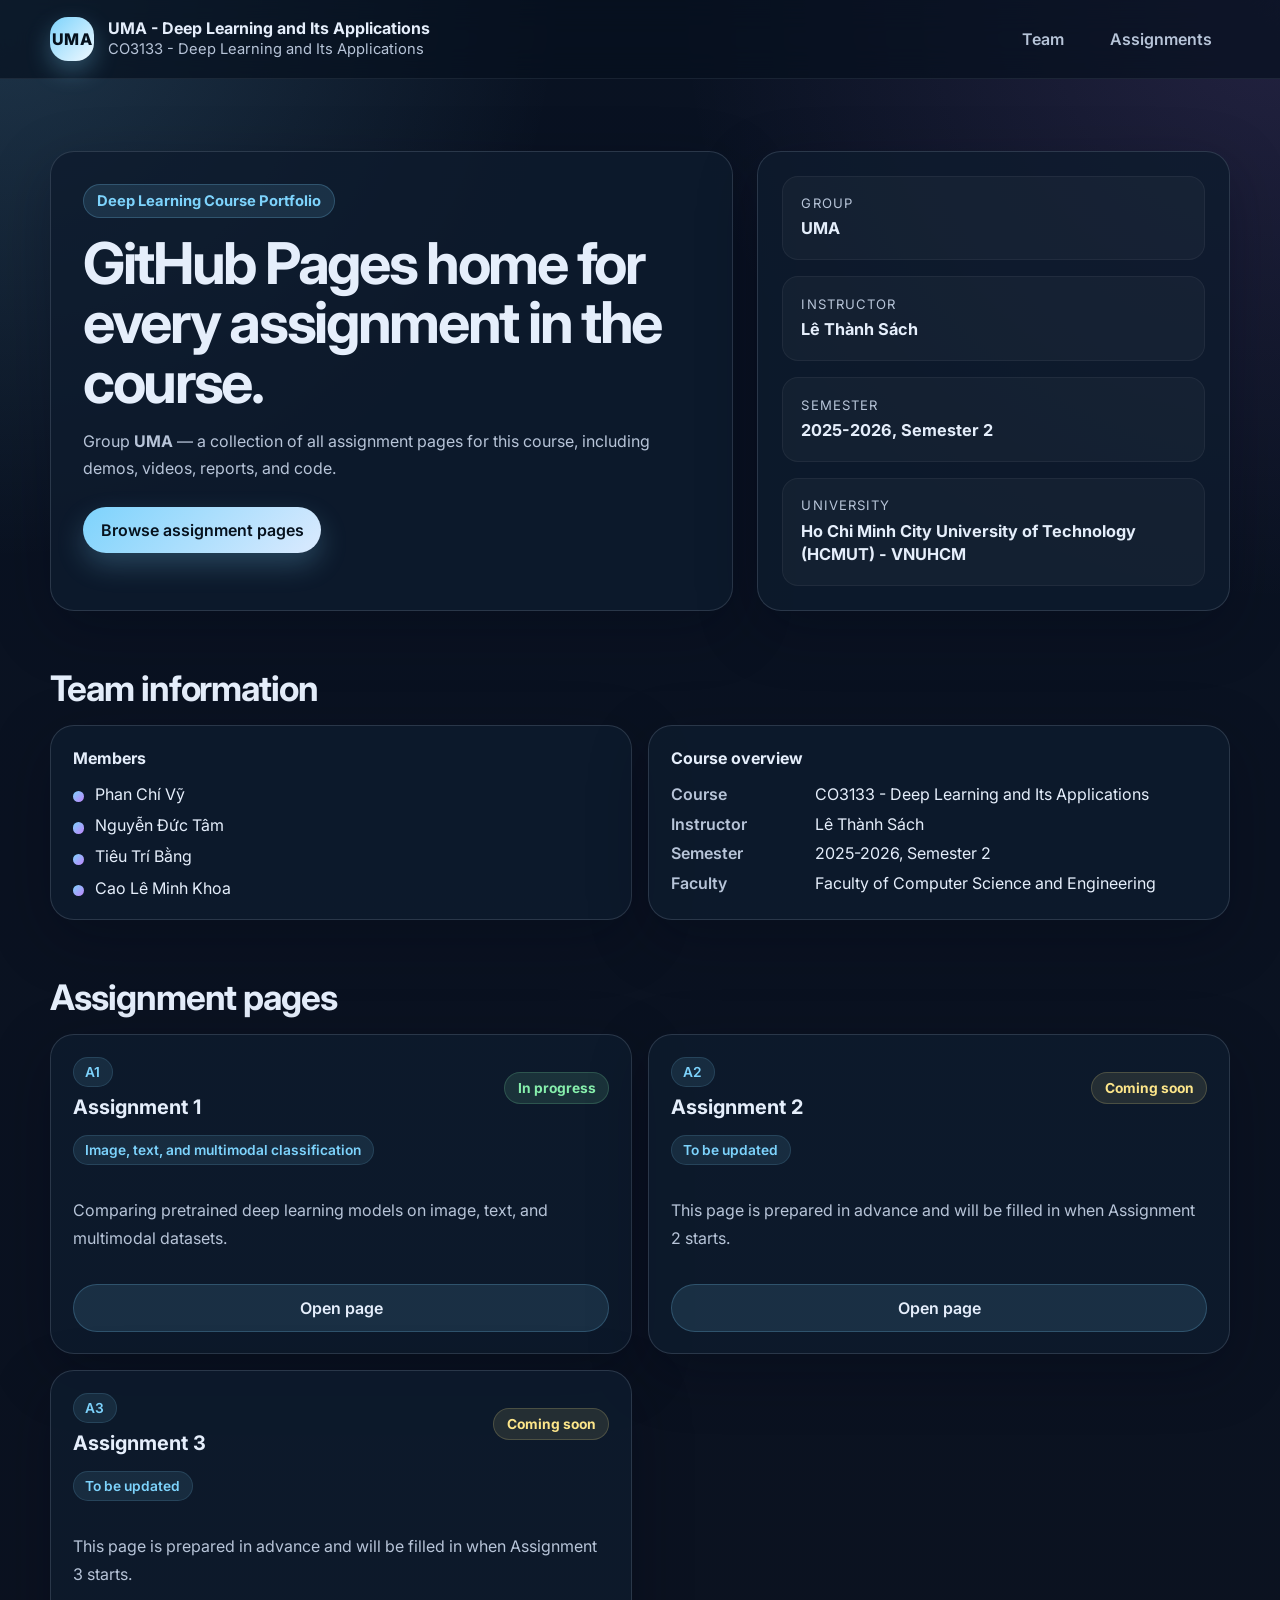
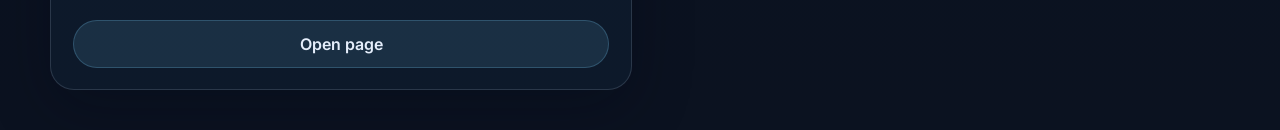
<file: docs/index.html>
<!DOCTYPE html>
<html lang="en">
<head>
  <meta charset="UTF-8" />
  <meta name="viewport" content="width=device-width, initial-scale=1.0" />
  <title>UMA - Deep Learning and Its Applications</title>
  <meta name="description" content="GitHub Pages landing page for UMA - Deep Learning and Its Applications." />
  <link rel="preconnect" href="https://fonts.googleapis.com">
  <link rel="preconnect" href="https://fonts.gstatic.com" crossorigin>
  <link href="https://fonts.googleapis.com/css2?family=Inter:wght@400;500;600;700;800&display=swap" rel="stylesheet">
  <link rel="stylesheet" href="./assets/style.css" />
</head>
<body onload="renderHome()">
  <header class="topbar">
    <div class="container topbar-inner">
      <a class="brand" href="./index.html">
        <div class="brand-badge">UMA</div>
        <div class="brand-meta">
          <h1 data-site-title>UMA - Deep Learning Assignments</h1>
          <p data-course-title>CO3133 - Deep Learning and Its Applications</p>
        </div>
      </a>
      <nav class="nav-links">
        <a class="nav-link" href="#team">Team</a>
        <a class="nav-link" href="#assignments">Assignments</a>
      </nav>
    </div>
  </header>

  <main>
    <section class="hero">
      <div class="container hero-grid">
        <div class="panel hero-copy">
          <div class="overline">Deep Learning Course Portfolio</div>
          <h2>GitHub Pages home for every assignment in the course.</h2>
          <p>
            Group <strong data-group-name>UMA</strong> — a collection of all assignment pages for this course, including demos, videos, reports, and code.
          </p>
          <div class="hero-actions">
            <a class="button" href="#assignments">Browse assignment pages</a>
          </div>
        </div>

        <aside class="panel hero-side">
          <div class="info-card">
            <div class="info-label">Group</div>
            <div class="info-value" data-group-name>UMA</div>
          </div>
          <div class="info-card">
            <div class="info-label">Instructor</div>
            <div class="info-value" data-instructor>Lê Thành Sách</div>
          </div>
          <div class="info-card">
            <div class="info-label">Semester</div>
            <div class="info-value" data-semester>2025-2026, Semester 2</div>
          </div>
          <div class="info-card">
            <div class="info-label">University</div>
            <div class="info-value" data-university>Ho Chi Minh City University of Technology (HCMUT) - VNUHCM</div>
          </div>
        </aside>
      </div>
    </section>

    <section class="section" id="team">
      <div class="container">
        <div class="section-head">
          <div>
            <h3>Team information</h3>
          </div>
        </div>

        <div class="grid-2" style="margin-top: 1rem;">
          <article class="card">
            <h4 style="margin: 0;">Members</h4>
            <ul class="member-list" id="member-list"></ul>
          </article>
          <article class="card">
            <h4 style="margin: 0;">Course overview</h4>
            <div class="kv" style="margin-top: 1rem;">
              <div class="kv-row"><div class="kv-label">Course</div><div data-course-title>CO3133 - Deep Learning and Its Applications</div></div>
              <div class="kv-row"><div class="kv-label">Instructor</div><div data-instructor>Lê Thành Sách</div></div>
              <div class="kv-row"><div class="kv-label">Semester</div><div data-semester>2025-2026, Semester 2</div></div>
              <div class="kv-row"><div class="kv-label">Faculty</div><div>Faculty of Computer Science and Engineering</div></div>
            </div>
          </article>
        </div>
      </div>
    </section>

    <section class="section" id="assignments">
      <div class="container">
        <div class="section-head">
          <div>
            <h2>Assignment pages</h2>
          </div>
        </div>
        <div class="grid-2" id="assignment-cards"></div>
      </div>
    </section>


  </main>

  <script src="./assets/config.js"></script>
  <script src="./assets/main.js"></script>
</body>
</html>
</file>
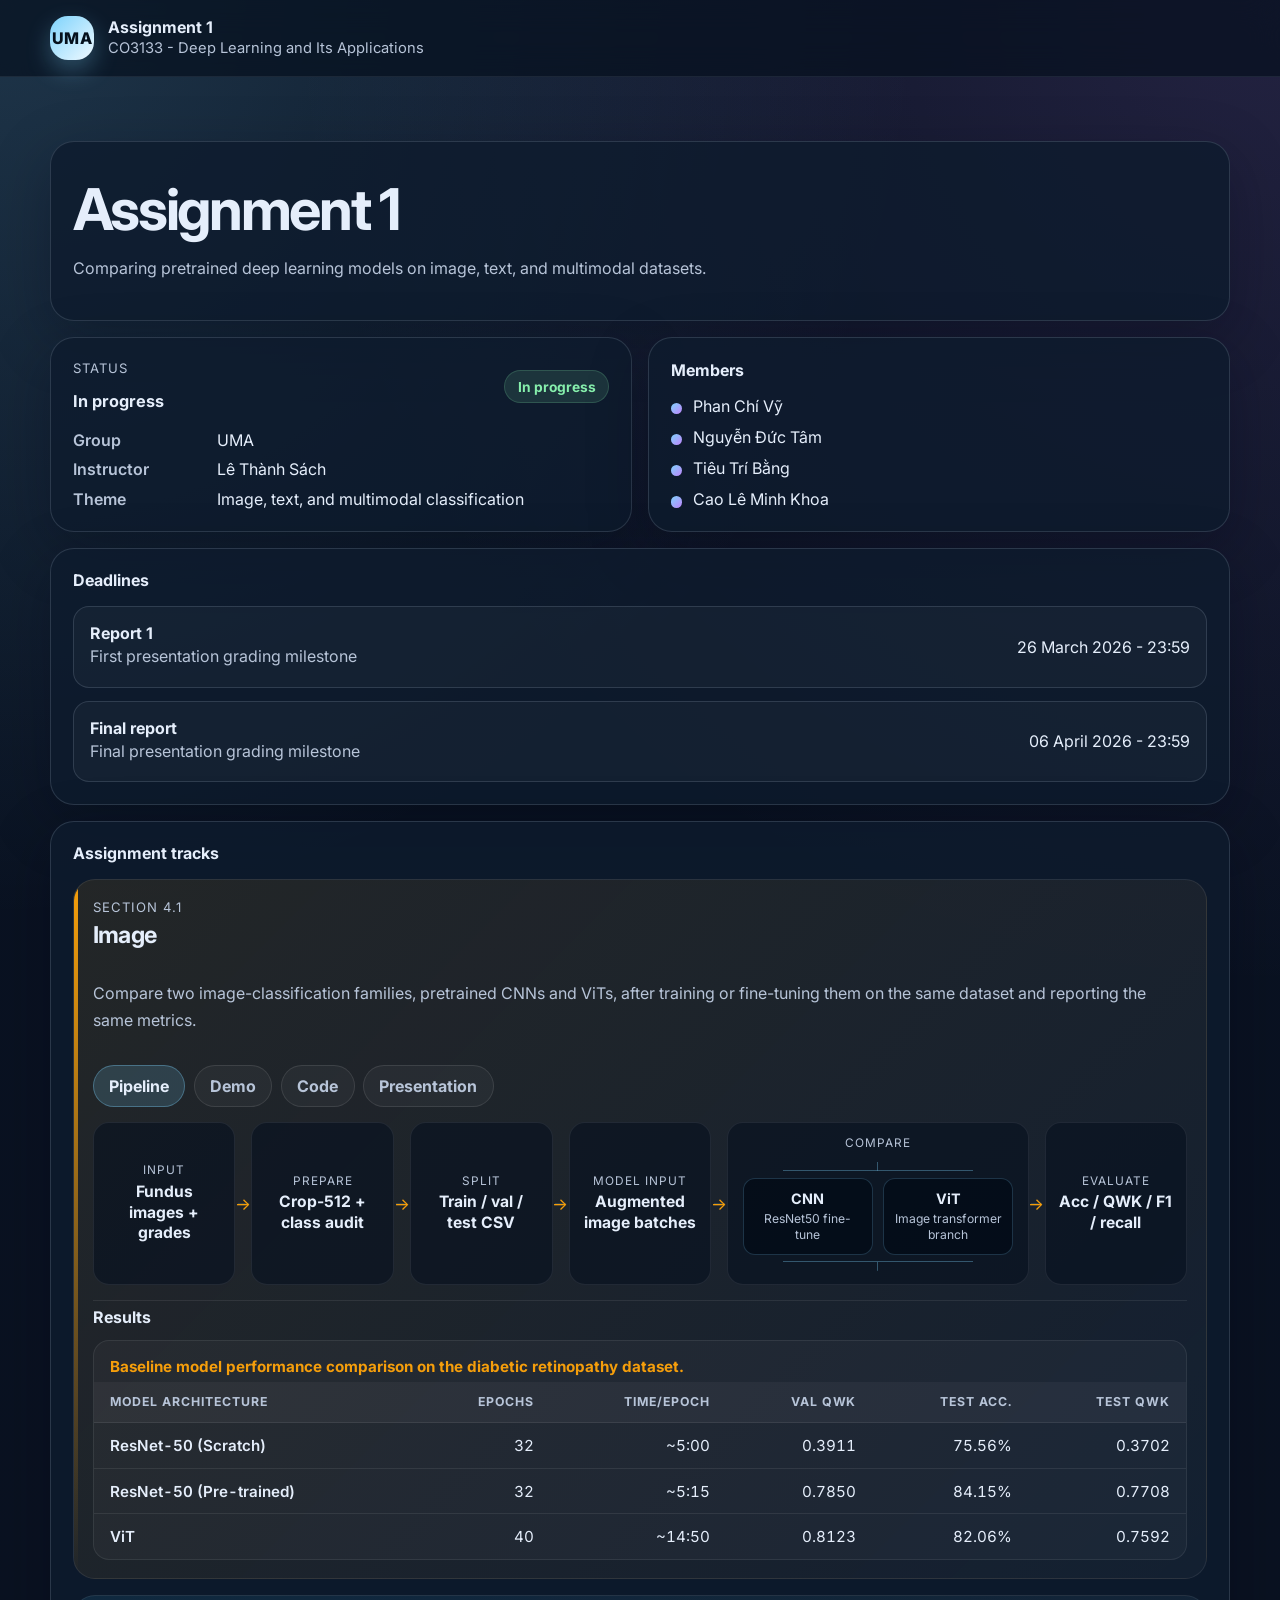
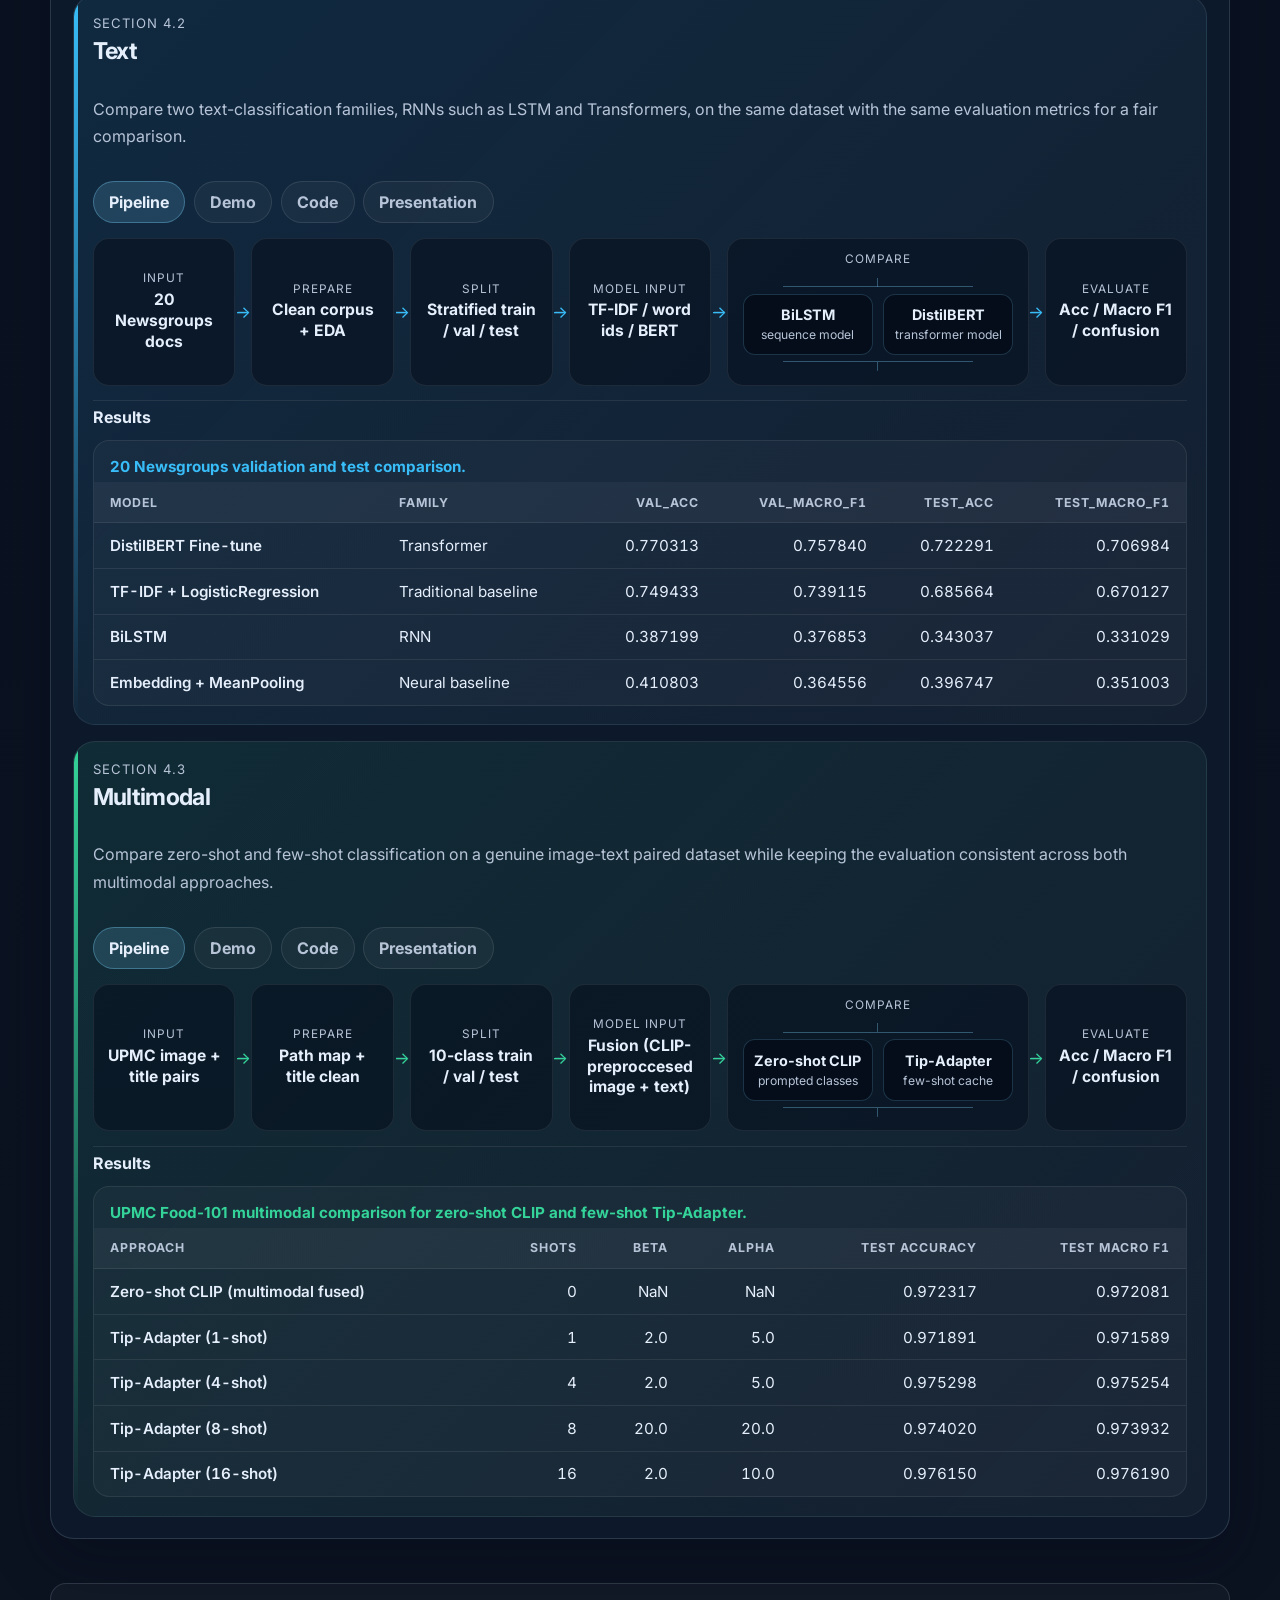
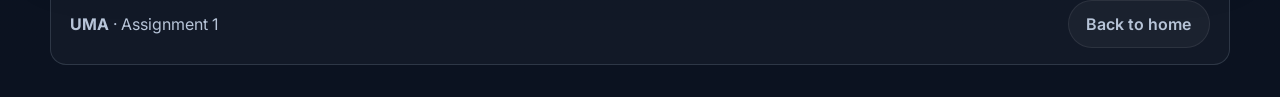
<file: docs/assignments/assignment-1.html>
<!DOCTYPE html>
<html lang="en">
<head>
  <meta charset="UTF-8" />
  <meta name="viewport" content="width=device-width, initial-scale=1.0" />
  <title>Assignment 1 - UMA</title>
  <meta name="description" content="Assignment 1 page for UMA - Deep Learning and Its Applications." />
  <link rel="preconnect" href="https://fonts.googleapis.com">
  <link rel="preconnect" href="https://fonts.gstatic.com" crossorigin>
  <link href="https://fonts.googleapis.com/css2?family=Inter:wght@400;500;600;700;800&display=swap" rel="stylesheet">
  <link rel="stylesheet" href="../assets/style.css" />
</head>
<body onload="renderAssignmentPage('assignment-1')">
  <header class="topbar">
    <div class="container topbar-inner">
      <a class="brand" href="../index.html">
        <div class="brand-badge">UMA</div>
        <div class="brand-meta">
          <h1 data-assignment-title>Assignment 1</h1>
          <p data-course-title>CO3133 - Deep Learning and Its Applications</p>
        </div>
      </a>
    </div>
  </header>

  <main>
    <section class="page-hero">
      <div class="container assignment-page-layout">
        <article class="card">
          <h1 data-assignment-title>Assignment 1</h1>
          <p data-assignment-summary class="content-text">
            Comparing pretrained deep learning models on image, text, and multimodal datasets.
          </p>
        </article>

        <section class="assignment-overview-grid">
          <article class="card">
            <div class="assignment-top">
              <div>
                <div class="info-label">Status</div>
                <div class="info-value" data-status>In progress</div>
              </div>
              <span class="status-pill" id="status-pill">In progress</span>
            </div>
            <div class="kv" style="margin-top: 1rem;">
              <div class="kv-row"><div class="kv-label">Group</div><div data-group-name>UMA</div></div>
              <div class="kv-row"><div class="kv-label">Instructor</div><div data-instructor>LÃª ThÃ nh SÃ¡ch</div></div>
              <div class="kv-row"><div class="kv-label">Theme</div><div data-assignment-theme>Image, text, and multimodal classification</div></div>
            </div>
          </article>

          <article class="card">
            <h4 style="margin: 0;">Members</h4>
            <ul class="member-list" id="assignment-members"></ul>
          </article>

          <article class="card assignment-overview-span">
            <h4 style="margin: 0;">Deadlines</h4>
            <div class="table-like" id="assignment-dates" style="margin-top: 1rem;"></div>
          </article>
        </section>

        <article class="card assignment-track-shell" id="assignment-tracks">
          <div class="assignment-track-heading">
            <h4 style="margin: 0;">Assignment tracks</h4>
          </div>

          <div class="assignment-track-list">
            <section class="track-card track-card--image" data-track-card>
              <div class="track-card-top">
                <div>
                  <div class="info-label">Section 4.1</div>
                  <h3>Image</h3>
                </div>
              </div>
              <p class="content-text">
                Compare two image-classification families, pretrained CNNs and ViTs, after training or
                fine-tuning them on the same dataset and reporting the same metrics.
              </p>

              <div class="track-tabs" role="tablist" aria-label="Image assignment views">
                <button class="track-tab is-active" type="button" data-tab-trigger="pipeline">Pipeline</button>
                <button class="track-tab" type="button" data-tab-trigger="demo">Demo</button>
                <button class="track-tab" type="button" data-tab-trigger="code">Code</button>
                <button class="track-tab" type="button" data-tab-trigger="presentation">Presentation</button>
              </div>

              <div class="track-view is-active" data-tab-panel="pipeline">
                <div class="pipeline-flow" style="--pipeline-columns: 7;">
                  <div class="pipeline-step">
                    <span>Input</span>
                    <strong>Fundus images + grades</strong>
                  </div>
                  <div class="pipeline-step">
                    <span>Prepare</span>
                    <strong>Crop-512 + class audit</strong>
                  </div>
                  <div class="pipeline-step">
                    <span>Split</span>
                    <strong>Train / val / test CSV</strong>
                  </div>
                  <div class="pipeline-step">
                    <span>Model Input</span>
                    <strong>Augmented image batches</strong>
                  </div>
                  <div class="pipeline-step pipeline-step--compare">
                    <span>Compare</span>
                    <div class="pipeline-branch-layout">
                      <div class="pipeline-branch">
                        <strong>CNN</strong>
                        <small>ResNet50 fine-tune</small>
                      </div>
                      <div class="pipeline-branch">
                        <strong>ViT</strong>
                        <small>Image transformer branch</small>
                      </div>
                    </div>
                  </div>
                  <div class="pipeline-step">
                    <span>Evaluate</span>
                    <strong>Acc / QWK / F1 / recall</strong>
                  </div>
                </div>
              </div>

              <div class="track-view" data-tab-panel="demo">
                <div class="link-grid track-link-grid" id="image-demo-links"></div>
              </div>

              <div class="track-view" data-tab-panel="code">
                <div class="link-grid track-link-grid" id="image-code-links"></div>
              </div>

              <div class="track-view" data-tab-panel="presentation">
                <div class="link-grid track-link-grid" id="image-presentation-links"></div>
              </div>

              <div class="track-result-block">
                <h4>Results</h4>
                <div class="result-table-wrap">
                  <table class="result-table">
                    <caption>Baseline model performance comparison on the diabetic retinopathy dataset.</caption>
                    <thead>
                      <tr>
                        <th scope="col">Model Architecture</th>
                        <th scope="col">Epochs</th>
                        <th scope="col">Time/Epoch</th>
                        <th scope="col">Val QWK</th>
                        <th scope="col">Test Acc.</th>
                        <th scope="col">Test QWK</th>
                      </tr>
                    </thead>
                    <tbody>
                      <tr>
                        <td>ResNet-50 (Scratch)</td>
                        <td>32</td>
                        <td>~5:00</td>
                        <td>0.3911</td>
                        <td>75.56%</td>
                        <td>0.3702</td>
                      </tr>
                      <tr>
                        <td>ResNet-50 (Pre-trained)</td>
                        <td>32</td>
                        <td>~5:15</td>
                        <td>0.7850</td>
                        <td>84.15%</td>
                        <td>0.7708</td>
                      </tr>
                      <tr>
                        <td>ViT</td>
                        <td>40</td>
                        <td>~14:50</td>
                        <td>0.8123</td>
                        <td>82.06%</td>
                        <td>0.7592</td>
                      </tr>
                    </tbody>
                  </table>
                </div>
              </div>
            </section>

            <section class="track-card track-card--text" data-track-card>
              <div class="track-card-top">
                <div>
                  <div class="info-label">Section 4.2</div>
                  <h3>Text</h3>
                </div>
              </div>
              <p class="content-text">
                Compare two text-classification families, RNNs such as LSTM and Transformers, on the same
                dataset with the same evaluation metrics for a fair comparison.
              </p>

              <div class="track-tabs" role="tablist" aria-label="Text assignment views">
                <button class="track-tab is-active" type="button" data-tab-trigger="pipeline">Pipeline</button>
                <button class="track-tab" type="button" data-tab-trigger="demo">Demo</button>
                <button class="track-tab" type="button" data-tab-trigger="code">Code</button>
                <button class="track-tab" type="button" data-tab-trigger="presentation">Presentation</button>
              </div>

              <div class="track-view is-active" data-tab-panel="pipeline">
                <div class="pipeline-flow" style="--pipeline-columns: 7;">
                  <div class="pipeline-step">
                    <span>Input</span>
                    <strong>20 Newsgroups docs</strong>
                  </div>
                  <div class="pipeline-step">
                    <span>Prepare</span>
                    <strong>Clean corpus + EDA</strong>
                  </div>
                  <div class="pipeline-step">
                    <span>Split</span>
                    <strong>Stratified train / val / test</strong>
                  </div>
                  <div class="pipeline-step">
                    <span>Model Input</span>
                    <strong>TF-IDF / word ids / BERT</strong>
                  </div>
                  <div class="pipeline-step pipeline-step--compare">
                    <span>Compare</span>
                    <div class="pipeline-branch-layout">
                      <div class="pipeline-branch">
                        <strong>BiLSTM</strong>
                        <small>sequence model</small>
                      </div>
                      <div class="pipeline-branch">
                        <strong>DistilBERT</strong>
                        <small>transformer model</small>
                      </div>
                    </div>
                  </div>
                  <div class="pipeline-step">
                    <span>Evaluate</span>
                    <strong>Acc / Macro F1 / confusion</strong>
                  </div>
                </div>
              </div>

              <div class="track-view" data-tab-panel="demo">
                <div class="link-grid track-link-grid" id="text-demo-links"></div>
              </div>

              <div class="track-view" data-tab-panel="code">
                <div class="link-grid track-link-grid" id="text-code-links"></div>
              </div>

              <div class="track-view" data-tab-panel="presentation">
                <div class="link-grid track-link-grid" id="text-presentation-links"></div>
              </div>

              <div class="track-result-block">
                <h4>Results</h4>
                <div class="result-table-wrap">
                  <table class="result-table result-table--text">
                    <caption>20 Newsgroups validation and test comparison.</caption>
                    <thead>
                      <tr>
                        <th scope="col">model</th>
                        <th scope="col">family</th>
                        <th scope="col">val_acc</th>
                        <th scope="col">val_macro_f1</th>
                        <th scope="col">test_acc</th>
                        <th scope="col">test_macro_f1</th>
                      </tr>
                    </thead>
                    <tbody>
                      <tr>
                        <td>DistilBERT Fine-tune</td>
                        <td>Transformer</td>
                        <td>0.770313</td>
                        <td>0.757840</td>
                        <td>0.722291</td>
                        <td>0.706984</td>
                      </tr>
                      <tr>
                        <td>TF-IDF + LogisticRegression</td>
                        <td>Traditional baseline</td>
                        <td>0.749433</td>
                        <td>0.739115</td>
                        <td>0.685664</td>
                        <td>0.670127</td>
                      </tr>
                      <tr>
                        <td>BiLSTM</td>
                        <td>RNN</td>
                        <td>0.387199</td>
                        <td>0.376853</td>
                        <td>0.343037</td>
                        <td>0.331029</td>
                      </tr>
                      <tr>
                        <td>Embedding + MeanPooling</td>
                        <td>Neural baseline</td>
                        <td>0.410803</td>
                        <td>0.364556</td>
                        <td>0.396747</td>
                        <td>0.351003</td>
                      </tr>
                    </tbody>
                  </table>
                </div>
              </div>
            </section>

            <section class="track-card track-card--multimodal" data-track-card>
              <div class="track-card-top">
                <div>
                  <div class="info-label">Section 4.3</div>
                  <h3>Multimodal</h3>
                </div>
              </div>
              <p class="content-text">
                Compare zero-shot and few-shot classification on a genuine image-text paired dataset while
                keeping the evaluation consistent across both multimodal approaches.
              </p>

              <div class="track-tabs" role="tablist" aria-label="Multimodal assignment views">
                <button class="track-tab is-active" type="button" data-tab-trigger="pipeline">Pipeline</button>
                <button class="track-tab" type="button" data-tab-trigger="demo">Demo</button>
                <button class="track-tab" type="button" data-tab-trigger="code">Code</button>
                <button class="track-tab" type="button" data-tab-trigger="presentation">Presentation</button>
              </div>

              <div class="track-view is-active" data-tab-panel="pipeline">
                <div class="pipeline-flow" style="--pipeline-columns: 7;">
                  <div class="pipeline-step">
                    <span>Input</span>
                    <strong>UPMC image + title pairs</strong>
                  </div>
                  <div class="pipeline-step">
                    <span>Prepare</span>
                    <strong>Path map + title clean</strong>
                  </div>
                  <div class="pipeline-step">
                    <span>Split</span>
                    <strong>10-class train / val / test</strong>
                  </div>
                  <div class="pipeline-step">
                    <span>Model Input</span>
                    <strong>Fusion (CLIP-preproccesed image + text)</strong>
                  </div>
                  <div class="pipeline-step pipeline-step--compare">
                    <span>Compare</span>
                    <div class="pipeline-branch-layout">
                      <div class="pipeline-branch">
                        <strong>Zero-shot CLIP</strong>
                        <small>prompted classes</small>
                      </div>
                      <div class="pipeline-branch">
                        <strong>Tip-Adapter</strong>
                        <small>few-shot cache</small>
                      </div>
                    </div>
                  </div>
                  <div class="pipeline-step">
                    <span>Evaluate</span>
                    <strong>Acc / Macro F1 / confusion</strong>
                  </div>
                </div>
              </div>

              <div class="track-view" data-tab-panel="demo">
                <div class="link-grid track-link-grid" id="multimodal-demo-links"></div>
              </div>

              <div class="track-view" data-tab-panel="code">
                <div class="link-grid track-link-grid" id="multimodal-code-links"></div>
              </div>

              <div class="track-view" data-tab-panel="presentation">
                <div class="link-grid track-link-grid" id="multimodal-presentation-links"></div>
              </div>

              <div class="track-result-block">
                <h4>Results</h4>
                <div class="result-table-wrap">
                  <table class="result-table">
                    <caption>UPMC Food-101 multimodal comparison for zero-shot CLIP and few-shot Tip-Adapter.</caption>
                    <thead>
                      <tr>
                        <th scope="col">Approach</th>
                        <th scope="col">Shots</th>
                        <th scope="col">Beta</th>
                        <th scope="col">Alpha</th>
                        <th scope="col">Test Accuracy</th>
                        <th scope="col">Test Macro F1</th>
                      </tr>
                    </thead>
                    <tbody>
                      <tr>
                        <td>Zero-shot CLIP (multimodal fused)</td>
                        <td>0</td>
                        <td>NaN</td>
                        <td>NaN</td>
                        <td>0.972317</td>
                        <td>0.972081</td>
                      </tr>
                      <tr>
                        <td>Tip-Adapter (1-shot)</td>
                        <td>1</td>
                        <td>2.0</td>
                        <td>5.0</td>
                        <td>0.971891</td>
                        <td>0.971589</td>
                      </tr>
                      <tr>
                        <td>Tip-Adapter (4-shot)</td>
                        <td>4</td>
                        <td>2.0</td>
                        <td>5.0</td>
                        <td>0.975298</td>
                        <td>0.975254</td>
                      </tr>
                      <tr>
                        <td>Tip-Adapter (8-shot)</td>
                        <td>8</td>
                        <td>20.0</td>
                        <td>20.0</td>
                        <td>0.974020</td>
                        <td>0.973932</td>
                      </tr>
                      <tr>
                        <td>Tip-Adapter (16-shot)</td>
                        <td>16</td>
                        <td>2.0</td>
                        <td>10.0</td>
                        <td>0.976150</td>
                        <td>0.976190</td>
                      </tr>
                    </tbody>
                  </table>
                </div>
              </div>
            </section>
          </div>
        </article>
      </div>
    </section>
  </main>

  <footer class="footer">
    <div class="container footer-panel">
      <div>
        <strong data-group-name>UMA</strong> · <span data-assignment-title>Assignment 1</span>
      </div>
      <a class="button-ghost" href="../index.html">Back to home</a>
    </div>
  </footer>

  <script src="../assets/config.js"></script>
  <script src="../assets/main.js"></script>
</body>
</html>
</file>
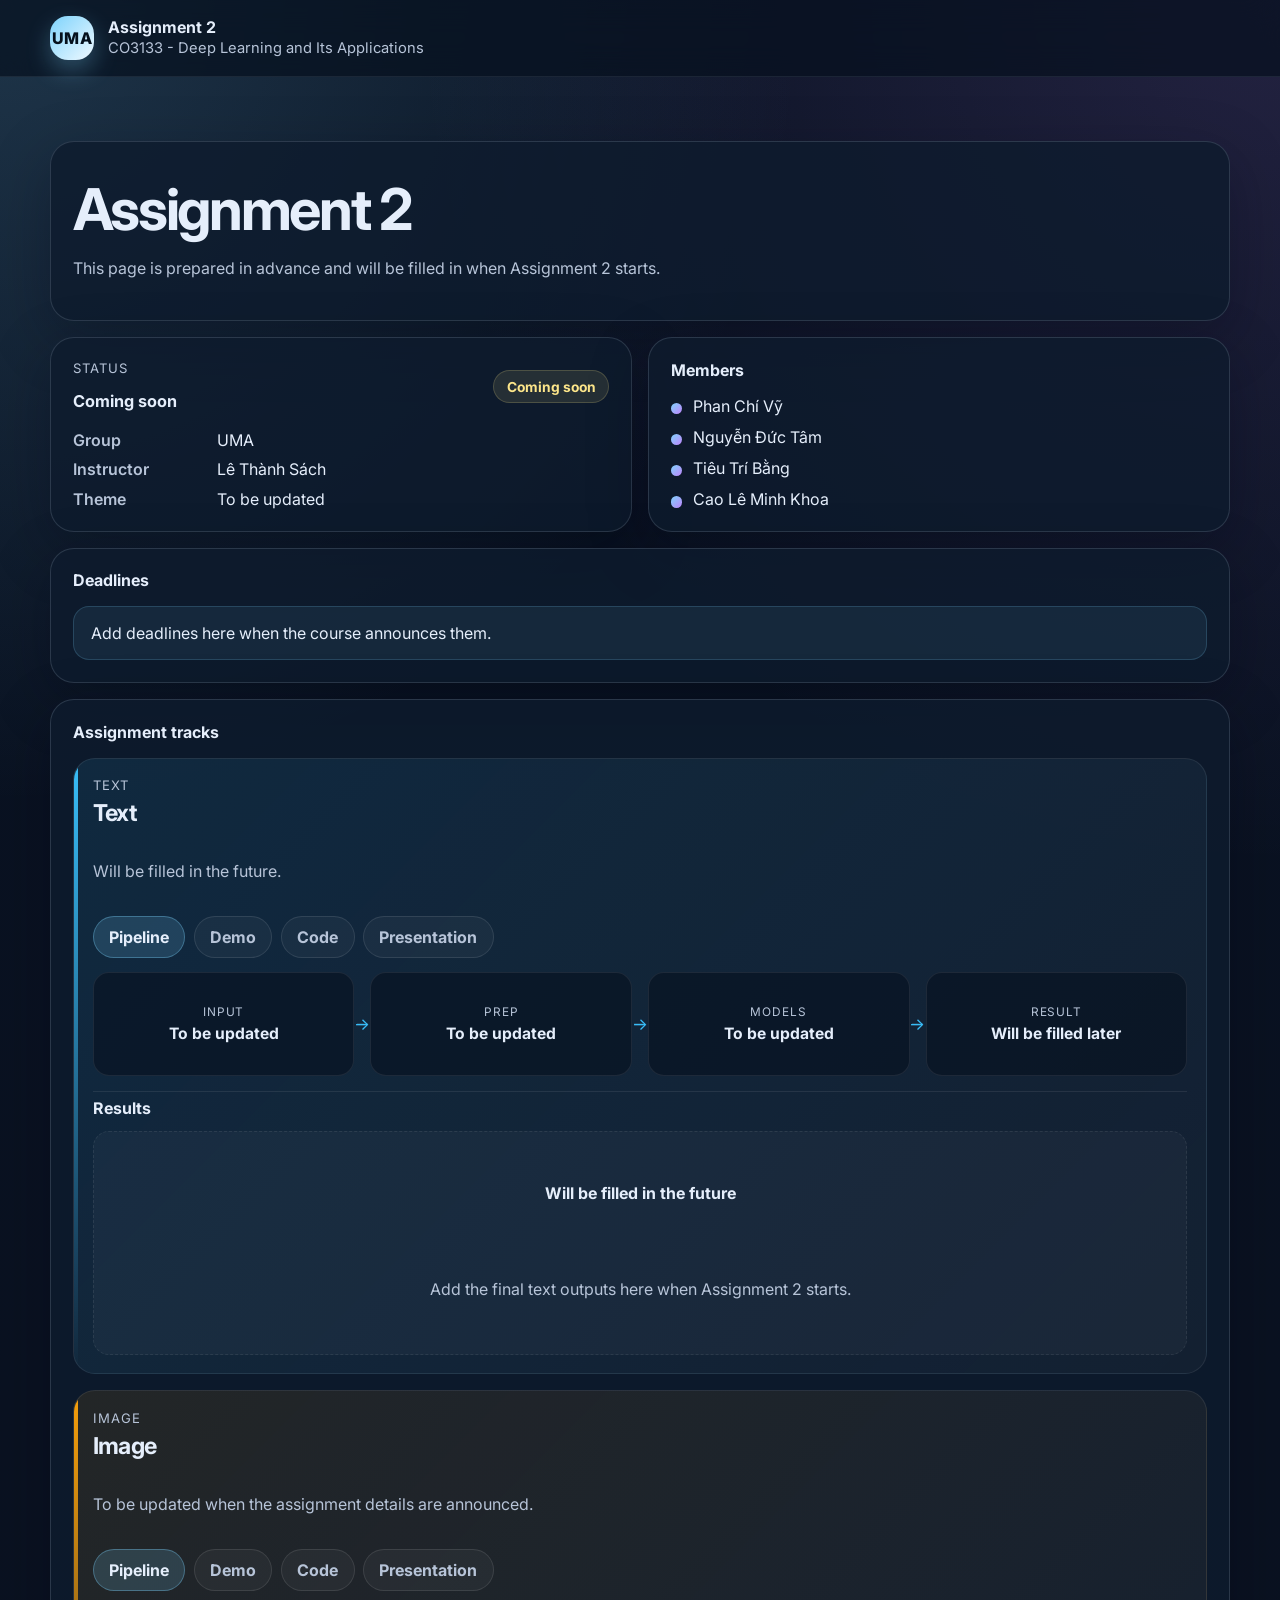
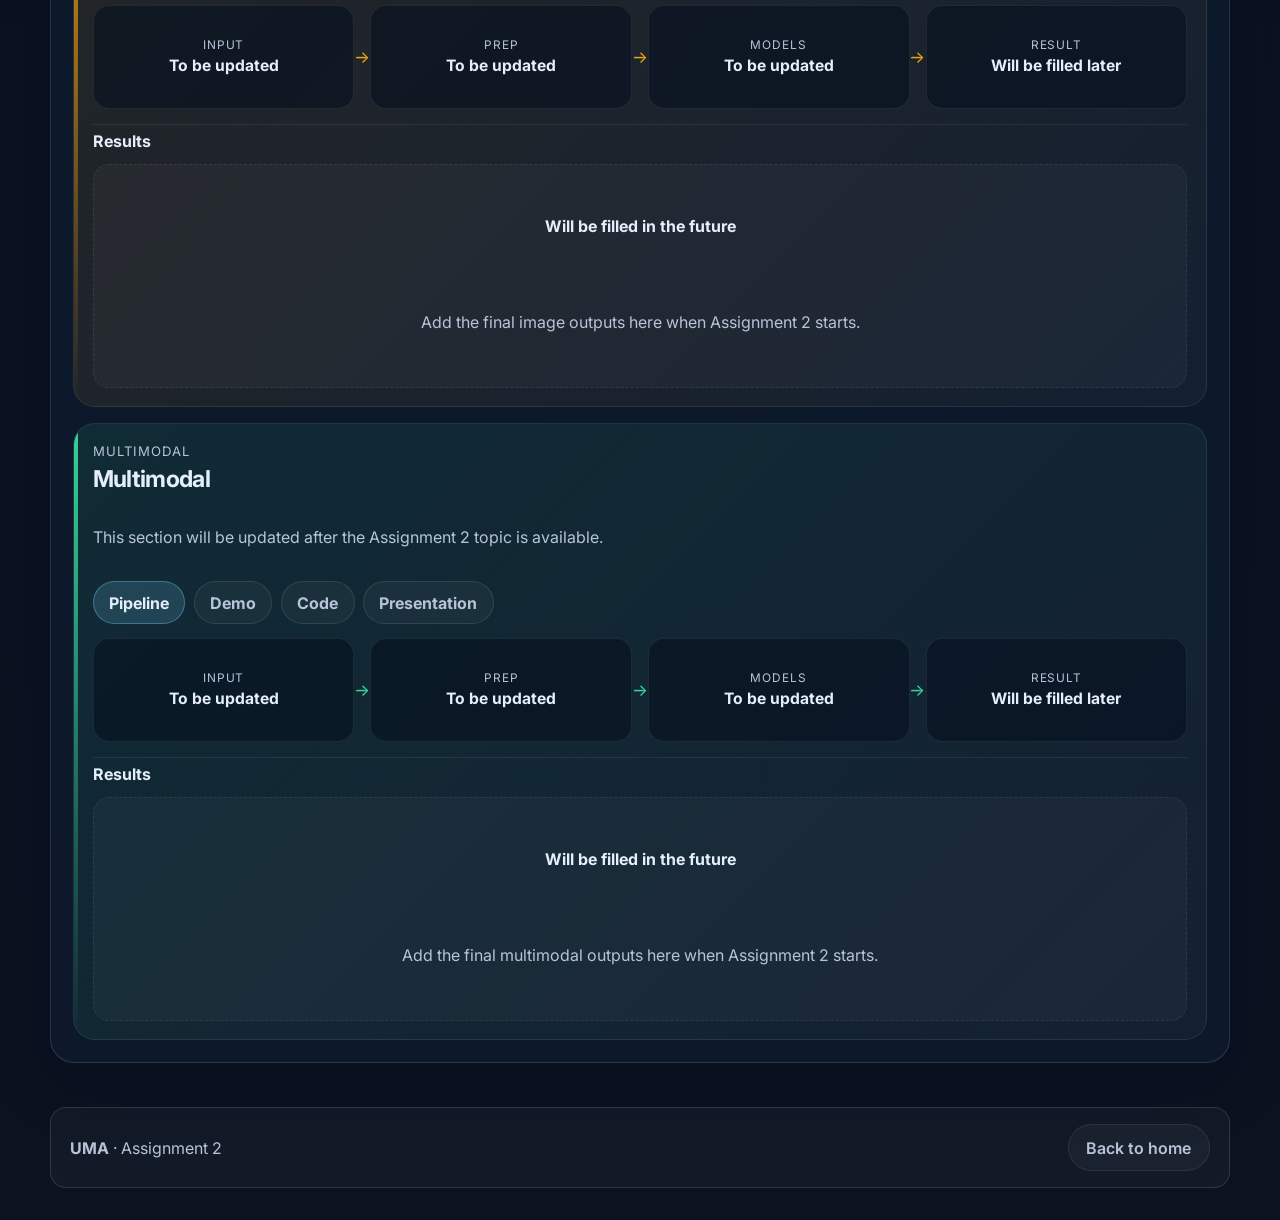
<file: docs/assignments/assignment-2.html>
<!DOCTYPE html>
<html lang="en">
<head>
  <meta charset="UTF-8" />
  <meta name="viewport" content="width=device-width, initial-scale=1.0" />
  <title>Assignment 2 - UMA</title>
  <meta name="description" content="Assignment 2 placeholder page for UMA." />
  <link rel="preconnect" href="https://fonts.googleapis.com">
  <link rel="preconnect" href="https://fonts.gstatic.com" crossorigin>
  <link href="https://fonts.googleapis.com/css2?family=Inter:wght@400;500;600;700;800&display=swap" rel="stylesheet">
  <link rel="stylesheet" href="../assets/style.css" />
</head>
<body onload="renderAssignmentPage('assignment-2')">
  <header class="topbar">
    <div class="container topbar-inner">
      <a class="brand" href="../index.html">
        <div class="brand-badge">UMA</div>
        <div class="brand-meta">
          <h1 data-assignment-title>Assignment 2</h1>
          <p data-course-title>CO3133 - Deep Learning and Its Applications</p>
        </div>
      </a>
    </div>
  </header>

  <main>
    <section class="page-hero">
      <div class="container assignment-page-layout">
        <article class="card">
          <h1 data-assignment-title>Assignment 2</h1>
          <p data-assignment-summary class="content-text">
            This page will be filled in the future when Assignment 2 is released.
          </p>
        </article>

        <section class="assignment-overview-grid">
          <article class="card">
            <div class="assignment-top">
              <div>
                <div class="info-label">Status</div>
                <div class="info-value" data-status>Coming soon</div>
              </div>
              <span class="status-pill" id="status-pill">Coming soon</span>
            </div>
            <div class="kv" style="margin-top: 1rem;">
              <div class="kv-row"><div class="kv-label">Group</div><div data-group-name>UMA</div></div>
              <div class="kv-row"><div class="kv-label">Instructor</div><div data-instructor>LÃª ThÃ nh SÃ¡ch</div></div>
              <div class="kv-row"><div class="kv-label">Theme</div><div data-assignment-theme>To be updated</div></div>
            </div>
          </article>

          <article class="card">
            <h4 style="margin: 0;">Members</h4>
            <ul class="member-list" id="assignment-members"></ul>
          </article>

          <article class="card assignment-overview-span">
            <h4 style="margin: 0;">Deadlines</h4>
            <div class="table-like" id="assignment-dates" style="margin-top: 1rem;"></div>
          </article>
        </section>

        <article class="card assignment-track-shell" id="assignment-tracks">
          <div class="assignment-track-heading">
            <h4 style="margin: 0;">Assignment tracks</h4>
          </div>

          <div class="assignment-track-list">
            <section class="track-card track-card--text" data-track-card>
              <div class="track-card-top">
                <div>
                  <div class="info-label">Text</div>
                  <h3>Text</h3>
                </div>
              </div>
              <p class="content-text">Will be filled in the future.</p>

              <div class="track-tabs" role="tablist" aria-label="Assignment 2 text views">
                <button class="track-tab is-active" type="button" data-tab-trigger="pipeline">Pipeline</button>
                <button class="track-tab" type="button" data-tab-trigger="demo">Demo</button>
                <button class="track-tab" type="button" data-tab-trigger="code">Code</button>
                <button class="track-tab" type="button" data-tab-trigger="presentation">Presentation</button>
              </div>

              <div class="track-view is-active" data-tab-panel="pipeline">
                <div class="pipeline-flow" style="--pipeline-columns: 4;">
                  <div class="pipeline-step"><span>Input</span><strong>To be updated</strong></div>
                  <div class="pipeline-step"><span>Prep</span><strong>To be updated</strong></div>
                  <div class="pipeline-step"><span>Models</span><strong>To be updated</strong></div>
                  <div class="pipeline-step"><span>Result</span><strong>Will be filled later</strong></div>
                </div>
              </div>

              <div class="track-view" data-tab-panel="demo">
                <div class="link-grid track-link-grid" id="text-demo-links"></div>
              </div>

              <div class="track-view" data-tab-panel="code">
                <div class="link-grid track-link-grid" id="text-code-links"></div>
              </div>

              <div class="track-view" data-tab-panel="presentation">
                <div class="link-grid track-link-grid" id="text-presentation-links"></div>
              </div>

              <div class="track-result-block">
                <h4>Results</h4>
                <div class="result-placeholder">
                  <strong>Will be filled in the future</strong>
                  <span>Add the final text outputs here when Assignment 2 starts.</span>
                </div>
              </div>
            </section>

            <section class="track-card track-card--image" data-track-card>
              <div class="track-card-top">
                <div>
                  <div class="info-label">Image</div>
                  <h3>Image</h3>
                </div>
              </div>
              <p class="content-text">To be updated when the assignment details are announced.</p>

              <div class="track-tabs" role="tablist" aria-label="Assignment 2 image views">
                <button class="track-tab is-active" type="button" data-tab-trigger="pipeline">Pipeline</button>
                <button class="track-tab" type="button" data-tab-trigger="demo">Demo</button>
                <button class="track-tab" type="button" data-tab-trigger="code">Code</button>
                <button class="track-tab" type="button" data-tab-trigger="presentation">Presentation</button>
              </div>

              <div class="track-view is-active" data-tab-panel="pipeline">
                <div class="pipeline-flow" style="--pipeline-columns: 4;">
                  <div class="pipeline-step"><span>Input</span><strong>To be updated</strong></div>
                  <div class="pipeline-step"><span>Prep</span><strong>To be updated</strong></div>
                  <div class="pipeline-step"><span>Models</span><strong>To be updated</strong></div>
                  <div class="pipeline-step"><span>Result</span><strong>Will be filled later</strong></div>
                </div>
              </div>

              <div class="track-view" data-tab-panel="demo">
                <div class="link-grid track-link-grid" id="image-demo-links"></div>
              </div>

              <div class="track-view" data-tab-panel="code">
                <div class="link-grid track-link-grid" id="image-code-links"></div>
              </div>

              <div class="track-view" data-tab-panel="presentation">
                <div class="link-grid track-link-grid" id="image-presentation-links"></div>
              </div>

              <div class="track-result-block">
                <h4>Results</h4>
                <div class="result-placeholder">
                  <strong>Will be filled in the future</strong>
                  <span>Add the final image outputs here when Assignment 2 starts.</span>
                </div>
              </div>
            </section>

            <section class="track-card track-card--multimodal" data-track-card>
              <div class="track-card-top">
                <div>
                  <div class="info-label">Multimodal</div>
                  <h3>Multimodal</h3>
                </div>
              </div>
              <p class="content-text">This section will be updated after the Assignment 2 topic is available.</p>

              <div class="track-tabs" role="tablist" aria-label="Assignment 2 multimodal views">
                <button class="track-tab is-active" type="button" data-tab-trigger="pipeline">Pipeline</button>
                <button class="track-tab" type="button" data-tab-trigger="demo">Demo</button>
                <button class="track-tab" type="button" data-tab-trigger="code">Code</button>
                <button class="track-tab" type="button" data-tab-trigger="presentation">Presentation</button>
              </div>

              <div class="track-view is-active" data-tab-panel="pipeline">
                <div class="pipeline-flow" style="--pipeline-columns: 4;">
                  <div class="pipeline-step"><span>Input</span><strong>To be updated</strong></div>
                  <div class="pipeline-step"><span>Prep</span><strong>To be updated</strong></div>
                  <div class="pipeline-step"><span>Models</span><strong>To be updated</strong></div>
                  <div class="pipeline-step"><span>Result</span><strong>Will be filled later</strong></div>
                </div>
              </div>

              <div class="track-view" data-tab-panel="demo">
                <div class="link-grid track-link-grid" id="multimodal-demo-links"></div>
              </div>

              <div class="track-view" data-tab-panel="code">
                <div class="link-grid track-link-grid" id="multimodal-code-links"></div>
              </div>

              <div class="track-view" data-tab-panel="presentation">
                <div class="link-grid track-link-grid" id="multimodal-presentation-links"></div>
              </div>

              <div class="track-result-block">
                <h4>Results</h4>
                <div class="result-placeholder">
                  <strong>Will be filled in the future</strong>
                  <span>Add the final multimodal outputs here when Assignment 2 starts.</span>
                </div>
              </div>
            </section>
          </div>
        </article>
      </div>
    </section>
  </main>

  <footer class="footer">
    <div class="container footer-panel">
      <div>
        <strong data-group-name>UMA</strong> · <span data-assignment-title>Assignment 2</span>
      </div>
      <a class="button-ghost" href="../index.html">Back to home</a>
    </div>
  </footer>

  <script src="../assets/config.js"></script>
  <script src="../assets/main.js"></script>
</body>
</html>
</file>
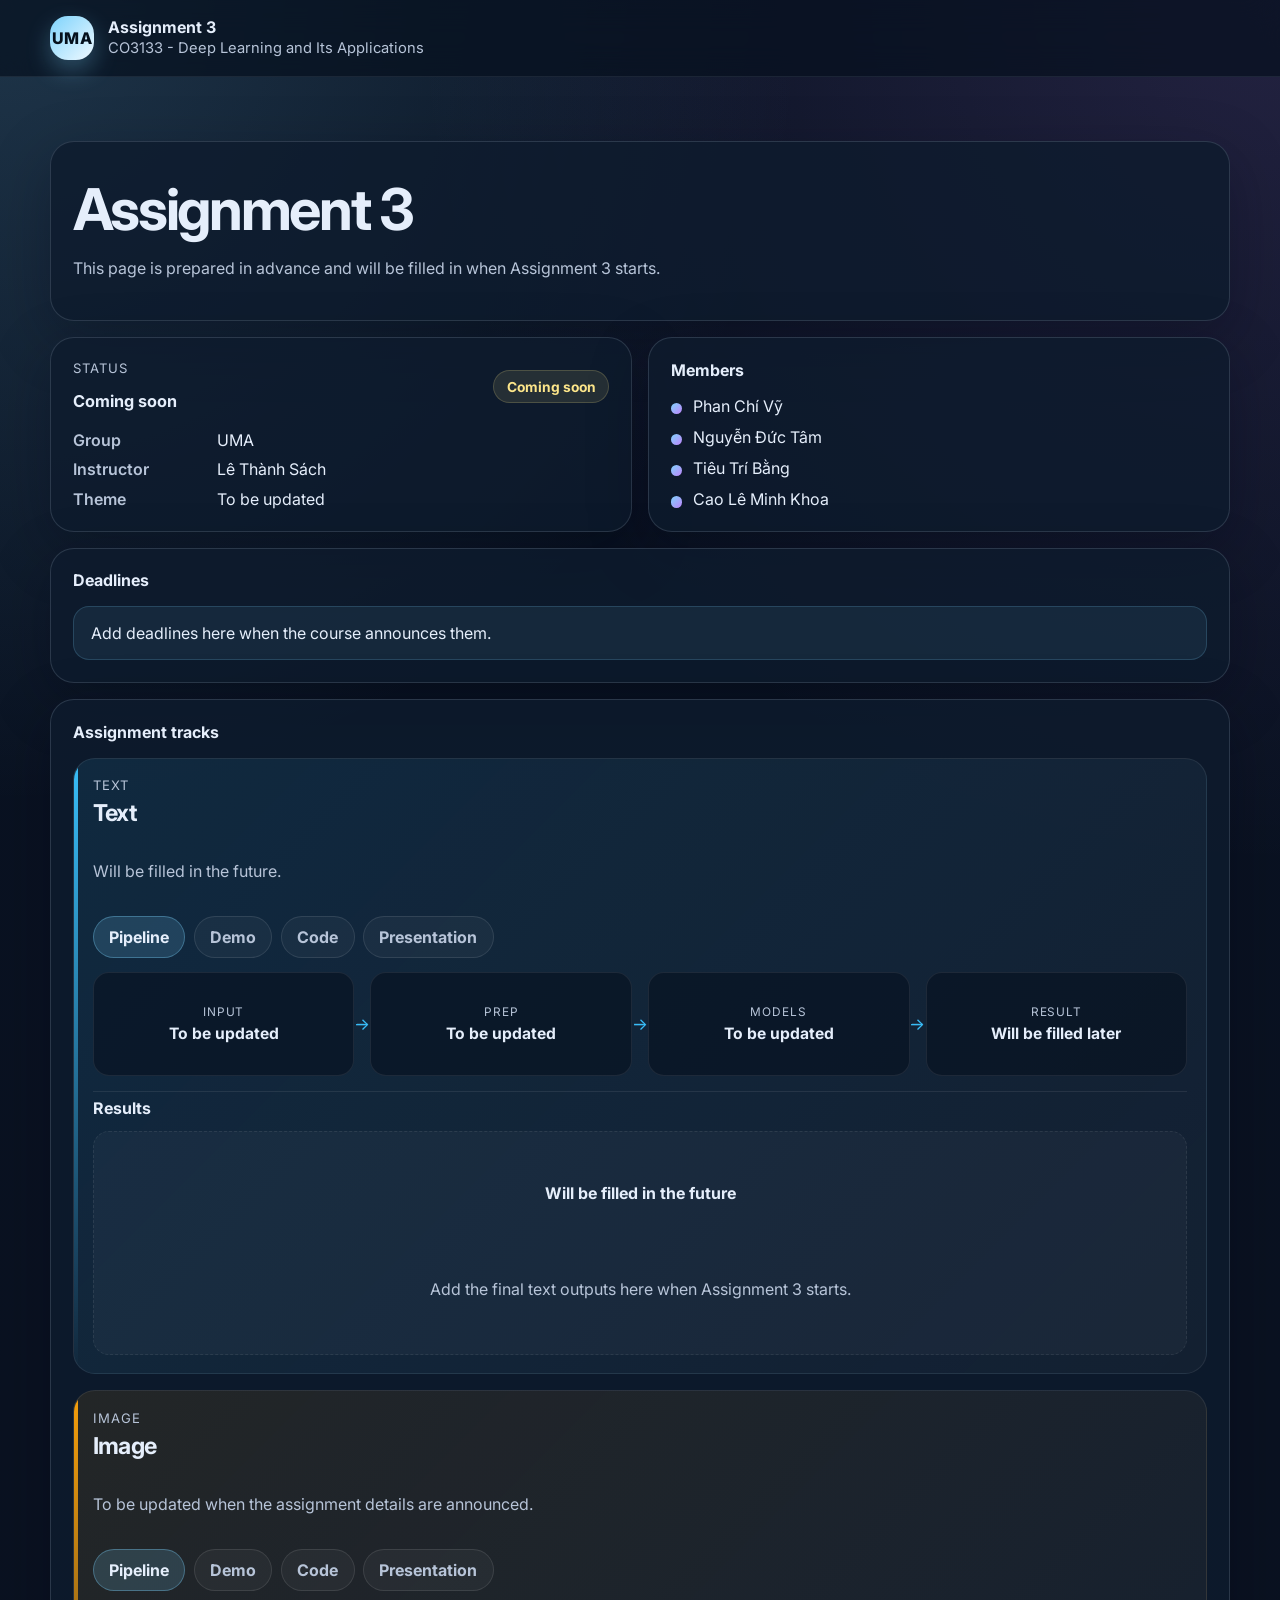
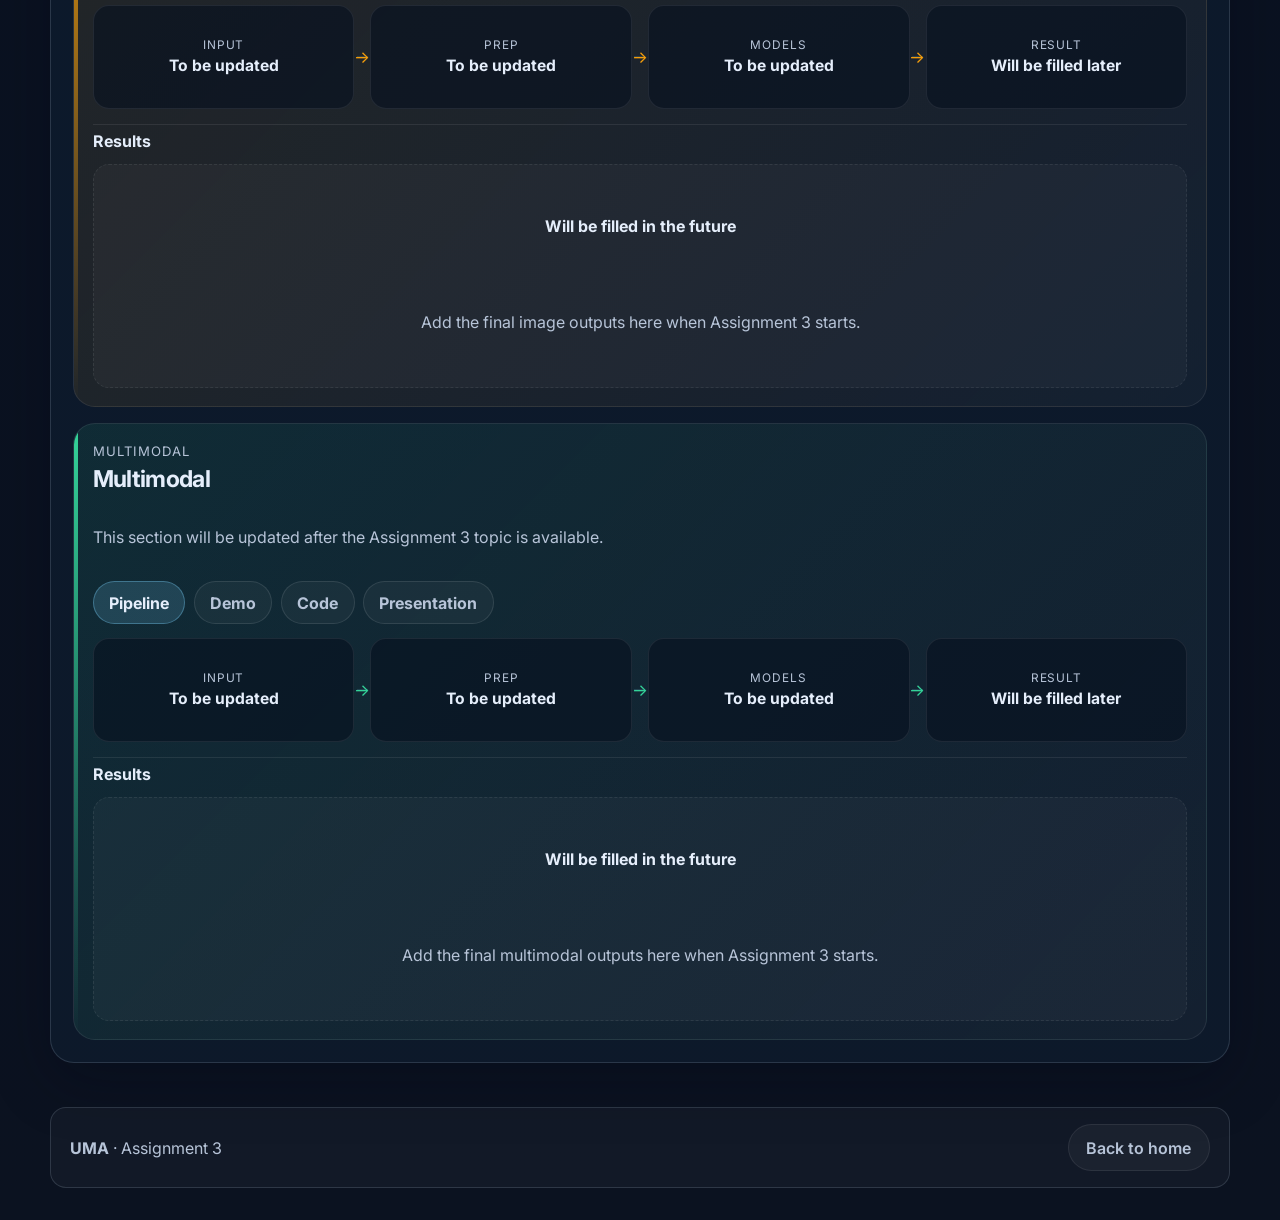
<file: docs/assignments/assignment-3.html>
<!DOCTYPE html>
<html lang="en">
<head>
  <meta charset="UTF-8" />
  <meta name="viewport" content="width=device-width, initial-scale=1.0" />
  <title>Assignment 3 - UMA</title>
  <meta name="description" content="Assignment 3 placeholder page for UMA." />
  <link rel="preconnect" href="https://fonts.googleapis.com">
  <link rel="preconnect" href="https://fonts.gstatic.com" crossorigin>
  <link href="https://fonts.googleapis.com/css2?family=Inter:wght@400;500;600;700;800&display=swap" rel="stylesheet">
  <link rel="stylesheet" href="../assets/style.css" />
</head>
<body onload="renderAssignmentPage('assignment-3')">
  <header class="topbar">
    <div class="container topbar-inner">
      <a class="brand" href="../index.html">
        <div class="brand-badge">UMA</div>
        <div class="brand-meta">
          <h1 data-assignment-title>Assignment 3</h1>
          <p data-course-title>CO3133 - Deep Learning and Its Applications</p>
        </div>
      </a>
    </div>
  </header>

  <main>
    <section class="page-hero">
      <div class="container assignment-page-layout">
        <article class="card">
          <h1 data-assignment-title>Assignment 3</h1>
          <p data-assignment-summary class="content-text">
            This page will be filled in the future when Assignment 3 is released.
          </p>
        </article>

        <section class="assignment-overview-grid">
          <article class="card">
            <div class="assignment-top">
              <div>
                <div class="info-label">Status</div>
                <div class="info-value" data-status>Coming soon</div>
              </div>
              <span class="status-pill" id="status-pill">Coming soon</span>
            </div>
            <div class="kv" style="margin-top: 1rem;">
              <div class="kv-row"><div class="kv-label">Group</div><div data-group-name>UMA</div></div>
              <div class="kv-row"><div class="kv-label">Instructor</div><div data-instructor>LÃª ThÃ nh SÃ¡ch</div></div>
              <div class="kv-row"><div class="kv-label">Theme</div><div data-assignment-theme>To be updated</div></div>
            </div>
          </article>

          <article class="card">
            <h4 style="margin: 0;">Members</h4>
            <ul class="member-list" id="assignment-members"></ul>
          </article>

          <article class="card assignment-overview-span">
            <h4 style="margin: 0;">Deadlines</h4>
            <div class="table-like" id="assignment-dates" style="margin-top: 1rem;"></div>
          </article>
        </section>

        <article class="card assignment-track-shell" id="assignment-tracks">
          <div class="assignment-track-heading">
            <h4 style="margin: 0;">Assignment tracks</h4>
          </div>

          <div class="assignment-track-list">
            <section class="track-card track-card--text" data-track-card>
              <div class="track-card-top">
                <div>
                  <div class="info-label">Text</div>
                  <h3>Text</h3>
                </div>
              </div>
              <p class="content-text">Will be filled in the future.</p>

              <div class="track-tabs" role="tablist" aria-label="Assignment 3 text views">
                <button class="track-tab is-active" type="button" data-tab-trigger="pipeline">Pipeline</button>
                <button class="track-tab" type="button" data-tab-trigger="demo">Demo</button>
                <button class="track-tab" type="button" data-tab-trigger="code">Code</button>
                <button class="track-tab" type="button" data-tab-trigger="presentation">Presentation</button>
              </div>

              <div class="track-view is-active" data-tab-panel="pipeline">
                <div class="pipeline-flow" style="--pipeline-columns: 4;">
                  <div class="pipeline-step"><span>Input</span><strong>To be updated</strong></div>
                  <div class="pipeline-step"><span>Prep</span><strong>To be updated</strong></div>
                  <div class="pipeline-step"><span>Models</span><strong>To be updated</strong></div>
                  <div class="pipeline-step"><span>Result</span><strong>Will be filled later</strong></div>
                </div>
              </div>

              <div class="track-view" data-tab-panel="demo">
                <div class="link-grid track-link-grid" id="text-demo-links"></div>
              </div>

              <div class="track-view" data-tab-panel="code">
                <div class="link-grid track-link-grid" id="text-code-links"></div>
              </div>

              <div class="track-view" data-tab-panel="presentation">
                <div class="link-grid track-link-grid" id="text-presentation-links"></div>
              </div>

              <div class="track-result-block">
                <h4>Results</h4>
                <div class="result-placeholder">
                  <strong>Will be filled in the future</strong>
                  <span>Add the final text outputs here when Assignment 3 starts.</span>
                </div>
              </div>
            </section>

            <section class="track-card track-card--image" data-track-card>
              <div class="track-card-top">
                <div>
                  <div class="info-label">Image</div>
                  <h3>Image</h3>
                </div>
              </div>
              <p class="content-text">To be updated when the assignment details are announced.</p>

              <div class="track-tabs" role="tablist" aria-label="Assignment 3 image views">
                <button class="track-tab is-active" type="button" data-tab-trigger="pipeline">Pipeline</button>
                <button class="track-tab" type="button" data-tab-trigger="demo">Demo</button>
                <button class="track-tab" type="button" data-tab-trigger="code">Code</button>
                <button class="track-tab" type="button" data-tab-trigger="presentation">Presentation</button>
              </div>

              <div class="track-view is-active" data-tab-panel="pipeline">
                <div class="pipeline-flow" style="--pipeline-columns: 4;">
                  <div class="pipeline-step"><span>Input</span><strong>To be updated</strong></div>
                  <div class="pipeline-step"><span>Prep</span><strong>To be updated</strong></div>
                  <div class="pipeline-step"><span>Models</span><strong>To be updated</strong></div>
                  <div class="pipeline-step"><span>Result</span><strong>Will be filled later</strong></div>
                </div>
              </div>

              <div class="track-view" data-tab-panel="demo">
                <div class="link-grid track-link-grid" id="image-demo-links"></div>
              </div>

              <div class="track-view" data-tab-panel="code">
                <div class="link-grid track-link-grid" id="image-code-links"></div>
              </div>

              <div class="track-view" data-tab-panel="presentation">
                <div class="link-grid track-link-grid" id="image-presentation-links"></div>
              </div>

              <div class="track-result-block">
                <h4>Results</h4>
                <div class="result-placeholder">
                  <strong>Will be filled in the future</strong>
                  <span>Add the final image outputs here when Assignment 3 starts.</span>
                </div>
              </div>
            </section>

            <section class="track-card track-card--multimodal" data-track-card>
              <div class="track-card-top">
                <div>
                  <div class="info-label">Multimodal</div>
                  <h3>Multimodal</h3>
                </div>
              </div>
              <p class="content-text">This section will be updated after the Assignment 3 topic is available.</p>

              <div class="track-tabs" role="tablist" aria-label="Assignment 3 multimodal views">
                <button class="track-tab is-active" type="button" data-tab-trigger="pipeline">Pipeline</button>
                <button class="track-tab" type="button" data-tab-trigger="demo">Demo</button>
                <button class="track-tab" type="button" data-tab-trigger="code">Code</button>
                <button class="track-tab" type="button" data-tab-trigger="presentation">Presentation</button>
              </div>

              <div class="track-view is-active" data-tab-panel="pipeline">
                <div class="pipeline-flow" style="--pipeline-columns: 4;">
                  <div class="pipeline-step"><span>Input</span><strong>To be updated</strong></div>
                  <div class="pipeline-step"><span>Prep</span><strong>To be updated</strong></div>
                  <div class="pipeline-step"><span>Models</span><strong>To be updated</strong></div>
                  <div class="pipeline-step"><span>Result</span><strong>Will be filled later</strong></div>
                </div>
              </div>

              <div class="track-view" data-tab-panel="demo">
                <div class="link-grid track-link-grid" id="multimodal-demo-links"></div>
              </div>

              <div class="track-view" data-tab-panel="code">
                <div class="link-grid track-link-grid" id="multimodal-code-links"></div>
              </div>

              <div class="track-view" data-tab-panel="presentation">
                <div class="link-grid track-link-grid" id="multimodal-presentation-links"></div>
              </div>

              <div class="track-result-block">
                <h4>Results</h4>
                <div class="result-placeholder">
                  <strong>Will be filled in the future</strong>
                  <span>Add the final multimodal outputs here when Assignment 3 starts.</span>
                </div>
              </div>
            </section>
          </div>
        </article>
      </div>
    </section>
  </main>

  <footer class="footer">
    <div class="container footer-panel">
      <div>
        <strong data-group-name>UMA</strong> · <span data-assignment-title>Assignment 3</span>
      </div>
      <a class="button-ghost" href="../index.html">Back to home</a>
    </div>
  </footer>

  <script src="../assets/config.js"></script>
  <script src="../assets/main.js"></script>
</body>
</html>
</file>
<file: docs/assets/style.css>
:root {
  --bg: #07111f;
  --panel: rgba(14, 27, 46, 0.82);
  --panel-strong: rgba(9, 20, 36, 0.95);
  --line: rgba(148, 163, 184, 0.22);
  --text: #e5eefb;
  --muted: #b7c4d8;
  --accent: #7dd3fc;
  --accent-2: #c084fc;
  --success: #86efac;
  --warning: #fde68a;
  --shadow: 0 18px 60px rgba(2, 6, 23, 0.28);
  --radius: 24px;
  --radius-sm: 16px;
  --max-width: 1180px;
}

* { box-sizing: border-box; }
html { scroll-behavior: smooth; }
body {
  margin: 0;
  font-family: Inter, ui-sans-serif, system-ui, -apple-system, BlinkMacSystemFont, "Segoe UI", sans-serif;
  color: var(--text);
  background:
    radial-gradient(circle at top left, rgba(125, 211, 252, 0.18), transparent 26%),
    radial-gradient(circle at top right, rgba(192, 132, 252, 0.14), transparent 28%),
    linear-gradient(180deg, #091222 0%, #0b1220 100%);
  min-height: 100vh;
}

a { color: inherit; text-decoration: none; }
img { max-width: 100%; display: block; }

.container {
  width: min(calc(100% - 2rem), var(--max-width));
  margin: 0 auto;
}

.topbar {
  position: sticky;
  top: 0;
  z-index: 20;
  backdrop-filter: blur(16px);
  background: rgba(7, 17, 31, 0.7);
  border-bottom: 1px solid rgba(148, 163, 184, 0.12);
}

.topbar-inner {
  display: flex;
  align-items: center;
  justify-content: space-between;
  gap: 1rem;
  padding: 1rem 0;
}

.brand {
  display: flex;
  gap: 0.85rem;
  align-items: center;
}

.brand-badge {
  width: 2.75rem;
  height: 2.75rem;
  border-radius: 18px;
  display: grid;
  place-items: center;
  font-weight: 800;
  letter-spacing: 0.04em;
  color: #06111d;
  background: linear-gradient(135deg, var(--accent), #f0f9ff);
  box-shadow: 0 10px 25px rgba(125, 211, 252, 0.3);
}

.brand-meta h1,
.brand-meta p {
  margin: 0;
}

.brand-meta h1 {
  font-size: 1rem;
  line-height: 1.1;
}

.brand-meta p {
  margin-top: 0.18rem;
  color: var(--muted);
  font-size: 0.92rem;
}

.nav-links {
  display: flex;
  gap: 0.7rem;
  flex-wrap: wrap;
}

.nav-link,
.button,
.button-secondary,
.button-ghost {
  border-radius: 999px;
  padding: 0.8rem 1.1rem;
  font-weight: 600;
  transition: transform 0.2s ease, opacity 0.2s ease, background 0.2s ease;
}

.nav-link {
  color: var(--muted);
}

.nav-link:hover,
.button:hover,
.button-secondary:hover,
.button-ghost:hover {
  transform: translateY(-1px);
}

.button {
  display: inline-flex;
  align-items: center;
  justify-content: center;
  gap: 0.55rem;
  background: linear-gradient(135deg, var(--accent), #dbeafe);
  color: #06111d;
  box-shadow: 0 12px 28px rgba(125, 211, 252, 0.24);
}

.button-secondary {
  display: inline-flex;
  align-items: center;
  justify-content: center;
  gap: 0.55rem;
  background: rgba(125, 211, 252, 0.12);
  border: 1px solid rgba(125, 211, 252, 0.22);
  color: var(--text);
}

.button-ghost {
  display: inline-flex;
  align-items: center;
  justify-content: center;
  gap: 0.55rem;
  background: rgba(255, 255, 255, 0.04);
  border: 1px solid rgba(255, 255, 255, 0.08);
  color: var(--muted);
}

.hero {
  padding: 4.5rem 0 2.5rem;
}

.hero-grid {
  display: grid;
  grid-template-columns: 1.3fr 0.9fr;
  gap: 1.5rem;
}

.panel {
  background: var(--panel);
  border: 1px solid var(--line);
  border-radius: var(--radius);
  box-shadow: var(--shadow);
}

.hero-copy {
  padding: 2rem;
}

.overline {
  display: inline-flex;
  align-items: center;
  gap: 0.55rem;
  padding: 0.45rem 0.8rem;
  border-radius: 999px;
  background: rgba(125, 211, 252, 0.12);
  color: var(--accent);
  border: 1px solid rgba(125, 211, 252, 0.22);
  font-size: 0.92rem;
  font-weight: 700;
}

.hero-copy h2,
.page-hero h1 {
  margin: 1rem 0 0.75rem;
  font-size: clamp(2rem, 4.5vw, 3.7rem);
  line-height: 1.03;
  letter-spacing: -0.04em;
}

.hero-copy p,
.page-hero p,
.section-copy,
.muted,
.assignment-summary,
.content-text {
  color: var(--muted);
  line-height: 1.72;
}

.hero-actions {
  display: flex;
  flex-wrap: wrap;
  gap: 0.75rem;
  margin-top: 1.5rem;
}

.hero-side {
  padding: 1.5rem;
  display: grid;
  gap: 1rem;
}

.info-card {
  background: rgba(255, 255, 255, 0.03);
  border: 1px solid rgba(255, 255, 255, 0.05);
  border-radius: var(--radius-sm);
  padding: 1.15rem;
}

.info-label {
  font-size: 0.82rem;
  color: var(--muted);
  text-transform: uppercase;
  letter-spacing: 0.08em;
  margin-bottom: 0.4rem;
}

.info-value {
  font-size: 1.02rem;
  font-weight: 700;
  line-height: 1.45;
}

.member-list,
.deliverable-list,
.link-list,
.check-list {
  display: grid;
  gap: 0.7rem;
  margin: 1rem 0 0;
  padding: 0;
  list-style: none;
}

.member-item,
.deliverable-item,
.link-item,
.check-item {
  display: flex;
  align-items: flex-start;
  gap: 0.7rem;
  color: var(--text);
}

.member-dot,
.deliverable-dot,
.check-dot {
  flex: 0 0 auto;
  width: 0.7rem;
  height: 0.7rem;
  margin-top: 0.45rem;
  border-radius: 999px;
  background: linear-gradient(135deg, var(--accent), var(--accent-2));
}

.section {
  padding: 1rem 0 2.5rem;
}

.section-head {
  display: flex;
  align-items: end;
  justify-content: space-between;
  gap: 1rem;
  margin-bottom: 1rem;
}

.section-head h3,
.section-head h2 {
  margin: 0;
  font-size: clamp(1.4rem, 3vw, 2.2rem);
  letter-spacing: -0.03em;
}

.grid-3,
.grid-2 {
  display: grid;
  gap: 1rem;
}

.grid-3 { grid-template-columns: repeat(3, minmax(0, 1fr)); }
.grid-2 { grid-template-columns: repeat(2, minmax(0, 1fr)); }

.card {
  padding: 1.35rem;
  border-radius: var(--radius);
  background: var(--panel);
  border: 1px solid var(--line);
  box-shadow: var(--shadow);
}

.metric {
  font-size: clamp(1.8rem, 4vw, 2.4rem);
  font-weight: 800;
  line-height: 1;
  margin-bottom: 0.45rem;
}

.metric-subtitle {
  color: var(--muted);
  line-height: 1.6;
}

.assignment-card {
  display: flex;
  flex-direction: column;
  gap: 1rem;
}

.assignment-top {
  display: flex;
  justify-content: space-between;
  gap: 1rem;
  align-items: center;
}

.assignment-top > div {
  display: flex;
  flex-direction: column;
  gap: 0.5rem;
}

.status-pill {
  display: inline-flex;
  align-items: center;
  gap: 0.45rem;
  padding: 0.45rem 0.78rem;
  border-radius: 999px;
  font-size: 0.86rem;
  font-weight: 700;
  border: 1px solid rgba(255, 255, 255, 0.08);
  background: rgba(255, 255, 255, 0.04);
  color: var(--muted);
}

.status-pill.in-progress {
  background: rgba(134, 239, 172, 0.12);
  color: var(--success);
  border-color: rgba(134, 239, 172, 0.18);
}

.status-pill.coming-soon {
  background: rgba(253, 230, 138, 0.1);
  color: var(--warning);
  border-color: rgba(253, 230, 138, 0.18);
}

.assignment-card h4,
.callout h4 {
  margin: 0;
  font-size: 1.25rem;
}

.assignment-meta {
  display: flex;
  gap: 0.6rem;
  flex-wrap: wrap;
}

.meta-badge {
  display: inline-flex;
  padding: 0.38rem 0.72rem;
  border-radius: 999px;
  background: rgba(125, 211, 252, 0.1);
  color: var(--accent);
  border: 1px solid rgba(125, 211, 252, 0.14);
  font-size: 0.86rem;
  font-weight: 600;
}

.assignment-actions {
  display: grid;
  grid-template-columns: 1fr;
  gap: 0.8rem;
  margin-top: auto;
}

.link-grid {
  display: grid;
  grid-template-columns: repeat(auto-fit, minmax(min(100%, 17rem), 1fr));
  gap: 0.8rem;
}

.inline-note,
.callout {
  padding: 1rem 1.1rem;
  border-radius: var(--radius-sm);
  border: 1px solid rgba(125, 211, 252, 0.18);
  background: rgba(125, 211, 252, 0.08);
}

.callout.warning {
  background: rgba(253, 230, 138, 0.1);
  border-color: rgba(253, 230, 138, 0.18);
}

.timeline {
  display: grid;
  gap: 0.8rem;
}

.timeline-item {
  display: flex;
  gap: 1rem;
  padding: 1rem;
  border-radius: var(--radius-sm);
  border: 1px solid var(--line);
  background: rgba(255, 255, 255, 0.03);
}

.timeline-date {
  min-width: 10rem;
  font-weight: 700;
}

.footer {
  padding: 1rem 0 2rem;
  color: var(--muted);
}

.footer-panel {
  display: flex;
  align-items: center;
  justify-content: space-between;
  gap: 1rem;
  padding: 1rem 1.2rem;
  border-radius: var(--radius-sm);
  border: 1px solid var(--line);
  background: rgba(255, 255, 255, 0.03);
}

.page-hero {
  padding: 4rem 0 1.75rem;
}

.page-layout {
  display: grid;
  grid-template-columns: 0.78fr 1.22fr;
  gap: 1rem;
  align-items: start;
}

.assignment-page-layout {
  display: grid;
  gap: 1rem;
}

.assignment-overview-grid {
  display: grid;
  grid-template-columns: repeat(2, minmax(0, 1fr));
  gap: 1rem;
}

.assignment-overview-span {
  grid-column: 1 / -1;
}

.stack {
  display: grid;
  gap: 1rem;
}

.kv {
  display: grid;
  gap: 0.6rem;
}

.kv-row {
  display: grid;
  grid-template-columns: 8rem 1fr;
  gap: 1rem;
  align-items: start;
}

.kv-label {
  color: var(--muted);
  font-weight: 600;
}

.placeholder-link {
  width: 100%;
  display: flex;
  flex-direction: column;
  gap: 0.35rem;
  padding: 0.95rem 1rem;
  border-radius: var(--radius-sm);
  border: 1px solid var(--line);
  background: rgba(255, 255, 255, 0.03);
}

.placeholder-link strong { font-size: 0.98rem; }
.placeholder-link span { color: var(--muted); font-size: 0.92rem; }

.placeholder-link.active {
  background: rgba(125, 211, 252, 0.1);
  border-color: rgba(125, 211, 252, 0.22);
}

.placeholder-link.active span { color: var(--accent); }

.table-like {
  display: grid;
  gap: 0.8rem;
}

.table-row {
  display: grid;
  grid-template-columns: 1fr auto;
  gap: 1rem;
  align-items: center;
  padding: 1rem;
  border-radius: var(--radius-sm);
  border: 1px solid var(--line);
  background: rgba(255, 255, 255, 0.03);
}

.code-block {
  font-family: ui-monospace, SFMono-Regular, Menlo, Monaco, Consolas, "Liberation Mono", monospace;
  font-size: 0.92rem;
  white-space: pre-wrap;
  word-break: break-word;
  color: #d9ebff;
  background: rgba(7, 17, 31, 0.9);
  border: 1px solid rgba(148, 163, 184, 0.2);
  border-radius: var(--radius-sm);
  padding: 1rem;
}

.small-note {
  font-size: 0.9rem;
  color: var(--muted);
}

.assignment-track-shell {
  display: grid;
  gap: 1rem;
}

.assignment-track-heading {
  display: flex;
  align-items: center;
}

.assignment-track-intro {
  margin: 0.55rem 0 0;
  max-width: 58rem;
}

.assignment-track-list {
  display: grid;
  gap: 1rem;
}

.track-card {
  --track-accent: var(--accent);
  position: relative;
  overflow: hidden;
  display: grid;
  gap: 0.9rem;
  padding: 1.15rem 1.2rem;
  border-radius: calc(var(--radius) - 2px);
  border: 1px solid rgba(255, 255, 255, 0.08);
  background: linear-gradient(135deg, rgba(125, 211, 252, 0.08), rgba(255, 255, 255, 0.03));
}

.track-card::before {
  content: "";
  position: absolute;
  inset: 0 auto 0 0;
  width: 0.3rem;
  background: linear-gradient(180deg, var(--track-accent), transparent);
}

.track-card > * {
  position: relative;
  z-index: 1;
}

.track-card--text {
  --track-accent: #38bdf8;
  background: linear-gradient(135deg, rgba(56, 189, 248, 0.1), rgba(255, 255, 255, 0.03));
}

.track-card--image {
  --track-accent: #f59e0b;
  background: linear-gradient(135deg, rgba(245, 158, 11, 0.1), rgba(255, 255, 255, 0.03));
}

.track-card--multimodal {
  --track-accent: #34d399;
  background: linear-gradient(135deg, rgba(52, 211, 153, 0.1), rgba(255, 255, 255, 0.03));
}

.track-card-top {
  display: flex;
  align-items: flex-start;
  justify-content: flex-start;
  gap: 1rem;
}

.track-card h3 {
  margin: 0.15rem 0 0;
  font-size: 1.45rem;
  letter-spacing: -0.03em;
}

.track-tabs {
  display: flex;
  flex-wrap: wrap;
  gap: 0.55rem;
}

.track-tab {
  appearance: none;
  border: 1px solid rgba(255, 255, 255, 0.1);
  background: rgba(255, 255, 255, 0.04);
  color: var(--muted);
  border-radius: 999px;
  padding: 0.64rem 0.95rem;
  font: inherit;
  font-weight: 700;
  cursor: pointer;
  transition: transform 0.2s ease, background 0.2s ease, border-color 0.2s ease, color 0.2s ease;
}

.track-tab:hover {
  transform: translateY(-1px);
}

.track-tab.is-active {
  color: var(--text);
  background: rgba(125, 211, 252, 0.16);
  border-color: rgba(125, 211, 252, 0.34);
}

.track-view {
  display: none;
}

.track-view.is-active {
  display: block;
}

.pipeline-flow {
  display: grid;
  grid-template-columns: repeat(var(--pipeline-columns, 4), minmax(0, 1fr));
  gap: 1rem;
  align-items: stretch;
}

.pipeline-flow > * {
  min-width: 0;
}

.pipeline-step {
  min-width: 0;
  min-height: 6.5rem;
  position: relative;
  display: grid;
  justify-items: center;
  align-content: center;
  gap: 0.3rem;
  padding: 0.9rem 0.85rem;
  border-radius: var(--radius-sm);
  border: 1px solid rgba(255, 255, 255, 0.08);
  background: rgba(7, 17, 31, 0.62);
  text-align: center;
}

.pipeline-step--compare {
  grid-column: span 2;
  gap: 0.7rem;
  padding: 0.85rem 0.9rem;
}

.pipeline-step:not(:last-child)::before {
  content: "";
  position: absolute;
  top: 50%;
  left: calc(100% + 0.2rem);
  width: 0.7rem;
  height: 1px;
  background: rgba(125, 211, 252, 0.3);
  transform: translateY(-50%);
}

.pipeline-step:not(:last-child)::after {
  content: "\2192";
  position: absolute;
  top: 50%;
  right: -1.05rem;
  color: var(--track-accent);
  font-size: 1.05rem;
  line-height: 1;
  transform: translateY(-50%);
}

.pipeline-step span {
  font-size: 0.74rem;
  text-transform: uppercase;
  letter-spacing: 0.08em;
  color: var(--muted);
  max-width: 100%;
  overflow-wrap: anywhere;
  word-break: break-word;
}

.pipeline-step strong {
  font-size: 0.98rem;
  line-height: 1.32;
  max-width: 100%;
  overflow-wrap: anywhere;
  word-break: break-word;
}

.pipeline-step p {
  margin: 0;
  display: none;
}

.pipeline-branch-layout {
  display: grid;
  grid-template-columns: repeat(2, minmax(0, 1fr));
  gap: 0.65rem;
  width: 100%;
  padding: 1rem 0;
  background:
    linear-gradient(rgba(125, 211, 252, 0.34), rgba(125, 211, 252, 0.34)) center top / 1px 0.55rem no-repeat,
    linear-gradient(rgba(125, 211, 252, 0.34), rgba(125, 211, 252, 0.34)) center 0.55rem / calc(100% - 5rem) 1px no-repeat,
    linear-gradient(rgba(125, 211, 252, 0.34), rgba(125, 211, 252, 0.34)) center calc(100% - 0.55rem) / calc(100% - 5rem) 1px no-repeat,
    linear-gradient(rgba(125, 211, 252, 0.34), rgba(125, 211, 252, 0.34)) center bottom / 1px 0.55rem no-repeat;
}

.pipeline-branch {
  min-width: 0;
  display: grid;
  justify-items: center;
  align-content: center;
  gap: 0.25rem;
  padding: 0.7rem 0.65rem;
  border-radius: calc(var(--radius-sm) - 4px);
  border: 1px solid rgba(125, 211, 252, 0.2);
  background: rgba(3, 11, 22, 0.78);
  text-align: center;
}

.pipeline-branch strong {
  font-size: 0.9rem;
  line-height: 1.2;
  max-width: 100%;
  overflow-wrap: anywhere;
  word-break: break-word;
}

.pipeline-branch small {
  font-size: 0.76rem;
  line-height: 1.3;
  color: var(--muted);
  max-width: 100%;
  overflow-wrap: anywhere;
  word-break: break-word;
}

.track-link-grid {
  margin-top: 0.1rem;
}

.track-result-block {
  display: grid;
  gap: 0.8rem;
  padding-top: 0.4rem;
  border-top: 1px solid rgba(255, 255, 255, 0.08);
}

.track-result-block > h4 {
  margin: 0;
}

.track-result-top {
  display: flex;
  align-items: center;
  justify-content: space-between;
  gap: 1rem;
}

.track-result-top h4 {
  margin: 0;
}

.result-placeholder,
.result-figure {
  margin: 0;
  border-radius: var(--radius-sm);
  border: 1px solid rgba(255, 255, 255, 0.08);
  background: rgba(255, 255, 255, 0.03);
  overflow: hidden;
}

.result-placeholder {
  min-height: 14rem;
  display: grid;
  place-items: center;
  padding: 1.2rem;
  text-align: center;
  gap: 0.55rem;
  border-style: dashed;
}

.result-placeholder strong {
  font-size: 1rem;
}

.result-placeholder span {
  max-width: 32rem;
  color: var(--muted);
  line-height: 1.7;
}

.result-table-wrap {
  border-radius: var(--radius-sm);
  border: 1px solid rgba(255, 255, 255, 0.08);
  background: rgba(255, 255, 255, 0.03);
  overflow-x: auto;
}

.result-table {
  width: 100%;
  min-width: 42rem;
  border-collapse: collapse;
  font-size: 0.95rem;
}

.result-table caption {
  caption-side: top;
  padding: 1rem 1rem 0.35rem;
  text-align: left;
  font-weight: 700;
  color: var(--track-accent);
}

.result-table th,
.result-table td {
  padding: 0.8rem 1rem;
  border-bottom: 1px solid rgba(255, 255, 255, 0.08);
  text-align: right;
  white-space: nowrap;
  font-variant-numeric: tabular-nums;
}

.result-table th:first-child,
.result-table td:first-child {
  text-align: left;
  white-space: normal;
}

.result-table thead th {
  color: var(--muted);
  font-size: 0.77rem;
  text-transform: uppercase;
  letter-spacing: 0.08em;
  background: rgba(255, 255, 255, 0.04);
}

.result-table tbody td:first-child {
  font-weight: 600;
}

.result-table--text th:nth-child(2),
.result-table--text td:nth-child(2) {
  text-align: left;
  white-space: normal;
}

.result-table tbody tr:last-child td {
  border-bottom: 0;
}

.result-figure img {
  width: 100%;
  height: auto;
  object-fit: cover;
}

.result-figure figcaption {
  padding: 0.95rem 1rem 1.05rem;
  color: var(--muted);
  line-height: 1.6;
}

@media (max-width: 980px) {
  .hero-grid,
  .page-layout,
  .grid-3,
  .grid-2,
  .assignment-actions,
  .assignment-overview-grid {
    grid-template-columns: 1fr;
  }

  .topbar-inner,
  .footer-panel,
  .section-head,
  .assignment-top {
    align-items: flex-start;
    flex-direction: column;
  }

  .timeline-item,
  .table-row {
    grid-template-columns: 1fr;
  }

  .timeline-date,
  .kv-row {
    min-width: 0;
    grid-template-columns: 1fr;
    gap: 0.35rem;
  }

  .assignment-overview-span {
    grid-column: auto;
  }

  .pipeline-flow {
    grid-template-columns: 1fr;
    gap: 0.9rem;
  }

  .pipeline-step--compare {
    grid-column: auto;
  }

  .pipeline-branch-layout {
    grid-template-columns: 1fr;
    padding: 0;
    background: none;
  }

  .track-card-top,
  .track-result-top {
    flex-direction: column;
    align-items: flex-start;
  }

  .pipeline-step:not(:last-child)::before {
    top: auto;
    left: 50%;
    bottom: -0.7rem;
    width: 1px;
    height: 0.7rem;
    transform: translateX(-50%);
  }

  .pipeline-step:not(:last-child)::after {
    content: "\2193";
    top: auto;
    right: auto;
    left: 50%;
    bottom: -1.15rem;
    transform: translateX(-50%);
  }
}

@media (max-width: 640px) {
  .hero,
  .page-hero { padding-top: 3.2rem; }
  .hero-copy,
  .hero-side,
  .card { padding: 1.15rem; }
  .brand-badge { width: 2.5rem; height: 2.5rem; }

  .track-tab {
    width: 100%;
    justify-content: center;
  }
}
</file>
